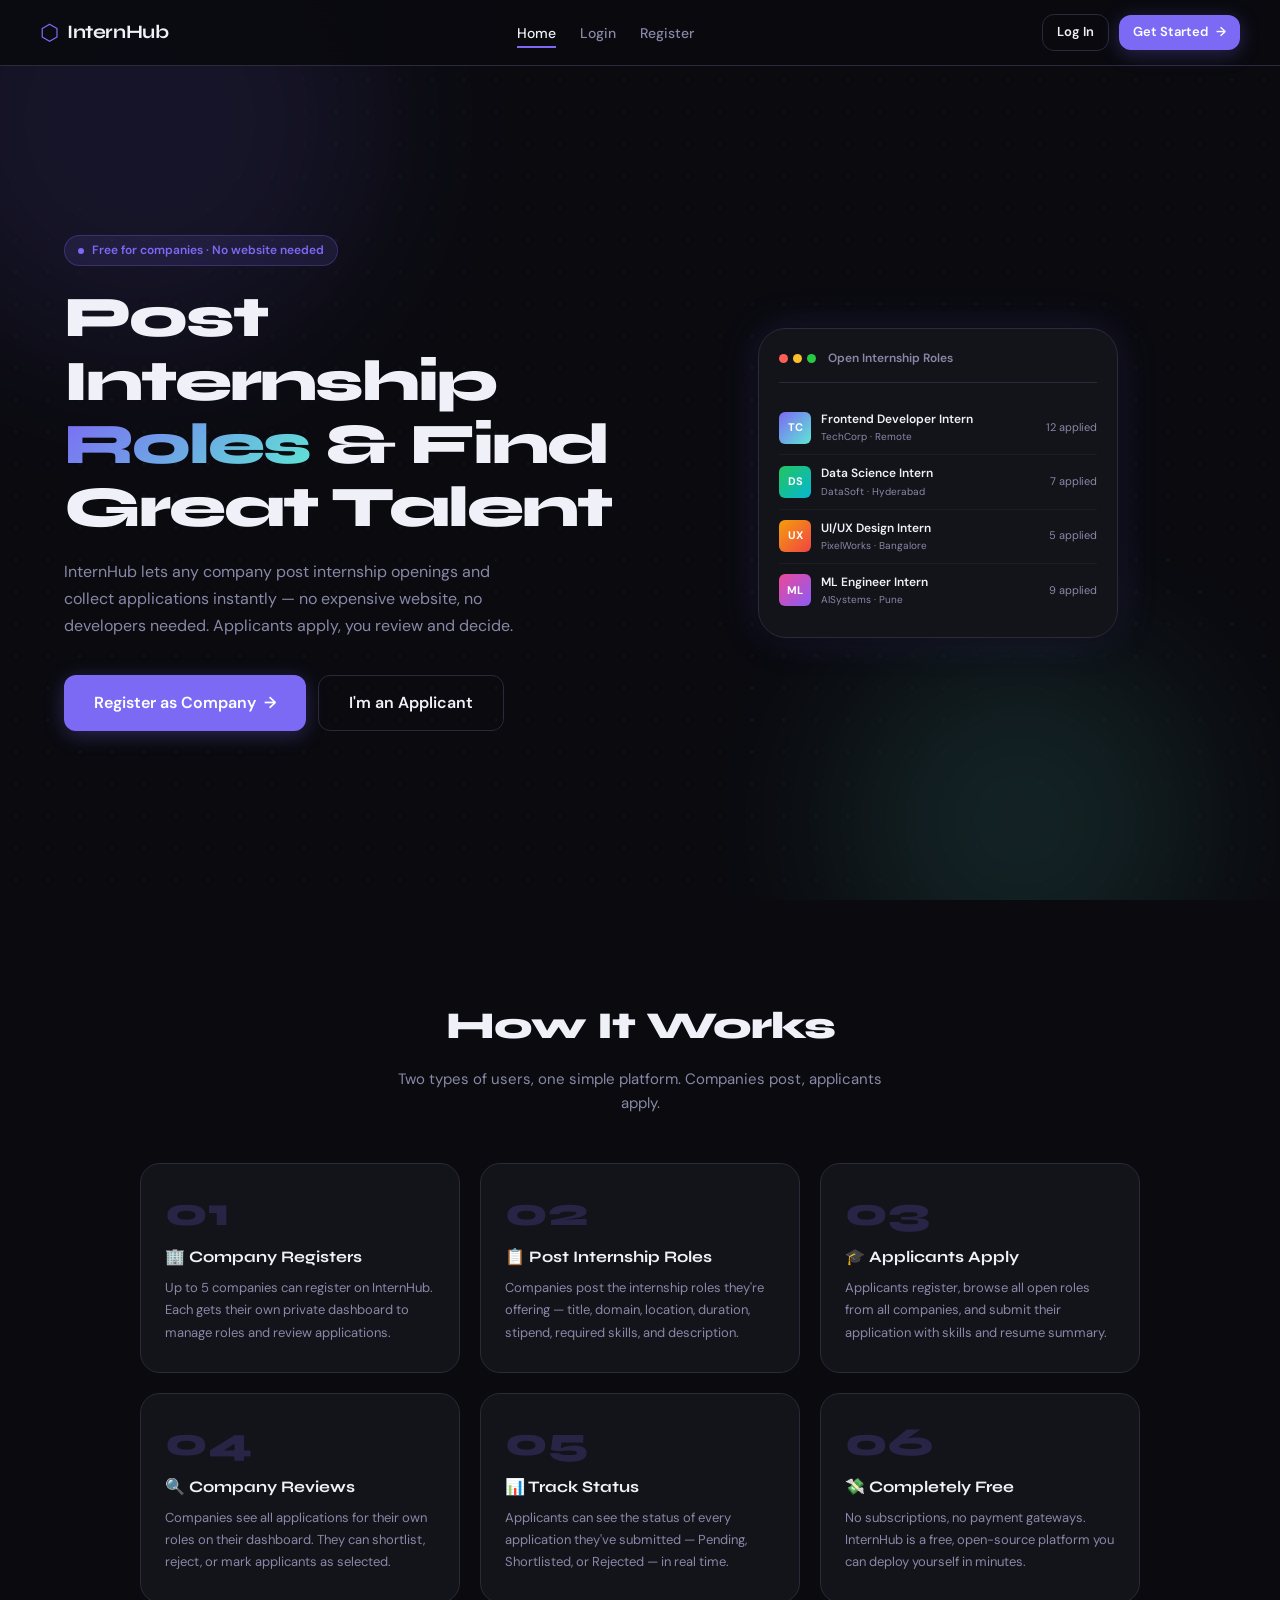
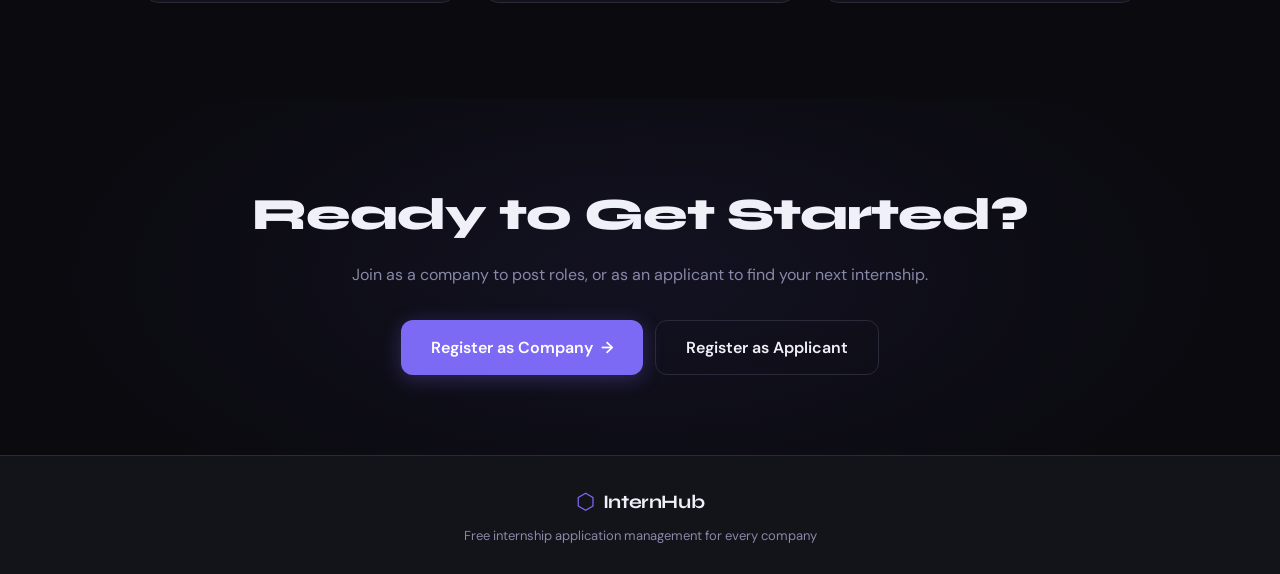
<file: frontend/index.html>
<!DOCTYPE html>
<html lang="en">
<head>
  <meta charset="UTF-8">
  <meta name="viewport" content="width=device-width, initial-scale=1.0">
  <title>InternHub — Internship Applications for Every Company</title>
  <link rel="preconnect" href="https://fonts.googleapis.com">
  <link rel="preconnect" href="https://fonts.gstatic.com" crossorigin>
  <link href="https://fonts.googleapis.com/css2?family=Syne:wght@400;600;700;800&family=DM+Sans:wght@300;400;500;600&display=swap" rel="stylesheet">
  <link rel="stylesheet" href="css/style.css">
</head>
<body>

  <!-- NAVBAR -->
  <nav class="navbar">
    <div class="nav-logo">
      <span class="logo-icon">⬡</span>
      <span class="logo-text">InternHub</span>
    </div>
    <ul class="nav-links">
      <li><a href="index.html" class="nav-link active">Home</a></li>
      <li><a href="login.html" class="nav-link">Login</a></li>
      <li><a href="register.html" class="nav-link">Register</a></li>
    </ul>
    <div style="display:flex;gap:10px;align-items:center">
      <a href="login.html"    class="btn btn-secondary btn-sm">Log In</a>
      <a href="register.html" class="btn btn-primary   btn-sm">Get Started <span class="btn-arrow">→</span></a>
    </div>
    <button class="nav-toggle" id="navToggle"><span></span><span></span><span></span></button>
  </nav>

  <!-- HERO -->
  <section class="hero">
    <div class="hero-bg">
      <div class="blob blob-1"></div>
      <div class="blob blob-2"></div>
      <div class="grid-bg"></div>
    </div>

    <div class="hero-content">
      <div class="hero-badge">
        <span class="badge-dot"></span>
        Free for companies · No website needed
      </div>

      <h1 class="hero-title">
        Post Internship<br>
        <span class="highlight">Roles</span> &amp; Find<br>
        Great Talent
      </h1>

      <p class="hero-sub">
        InternHub lets any company post internship openings and collect
        applications instantly — no expensive website, no developers needed.
        Applicants apply, you review and decide.
      </p>

      <div class="hero-btns">
        <a href="register.html?role=company" class="btn btn-primary btn-lg">
          Register as Company <span class="btn-arrow">→</span>
        </a>
        <a href="register.html?role=applicant" class="btn btn-secondary btn-lg">
          I'm an Applicant
        </a>
      </div>
    </div>

    <!-- Decorative mockup -->
    <div class="hero-visual">
      <div class="mockup">
        <div class="mockup-bar">
          <div class="mockup-dots"><span></span><span></span><span></span></div>
          <span class="mockup-label">Open Internship Roles</span>
        </div>

        <div class="mockup-role-item">
          <div class="m-logo">TC</div>
          <div style="flex:1">
            <div class="m-role">Frontend Developer Intern</div>
            <div class="m-co">TechCorp · Remote</div>
          </div>
          <div class="m-apps">12 applied</div>
        </div>

        <div class="mockup-role-item">
          <div class="m-logo" style="background:linear-gradient(135deg,#22c55e,#06b6d4)">DS</div>
          <div style="flex:1">
            <div class="m-role">Data Science Intern</div>
            <div class="m-co">DataSoft · Hyderabad</div>
          </div>
          <div class="m-apps">7 applied</div>
        </div>

        <div class="mockup-role-item">
          <div class="m-logo" style="background:linear-gradient(135deg,#f59e0b,#ef4444)">UX</div>
          <div style="flex:1">
            <div class="m-role">UI/UX Design Intern</div>
            <div class="m-co">PixelWorks · Bangalore</div>
          </div>
          <div class="m-apps">5 applied</div>
        </div>

        <div class="mockup-role-item">
          <div class="m-logo" style="background:linear-gradient(135deg,#ec4899,#8b5cf6)">ML</div>
          <div style="flex:1">
            <div class="m-role">ML Engineer Intern</div>
            <div class="m-co">AISystems · Pune</div>
          </div>
          <div class="m-apps">9 applied</div>
        </div>
      </div>
    </div>
  </section>

  <!-- HOW IT WORKS -->
  <section class="how-section">
    <div style="text-align:center;margin-bottom:48px">
      <h2 style="font-family:var(--font-h);font-size:clamp(26px,3vw,38px);font-weight:800;letter-spacing:-1px;margin-bottom:10px">
        How It Works
      </h2>
      <p style="font-size:15px;color:var(--muted);max-width:500px;margin:0 auto">
        Two types of users, one simple platform. Companies post, applicants apply.
      </p>
    </div>

    <div class="how-grid">
      <div class="how-card">
        <div class="how-num">01</div>
        <div class="how-title">🏢 Company Registers</div>
        <p class="how-text">
          Up to 5 companies can register on InternHub. Each gets their own private
          dashboard to manage roles and review applications.
        </p>
      </div>
      <div class="how-card">
        <div class="how-num">02</div>
        <div class="how-title">📋 Post Internship Roles</div>
        <p class="how-text">
          Companies post the internship roles they're offering — title, domain,
          location, duration, stipend, required skills, and description.
        </p>
      </div>
      <div class="how-card">
        <div class="how-num">03</div>
        <div class="how-title">🎓 Applicants Apply</div>
        <p class="how-text">
          Applicants register, browse all open roles from all companies,
          and submit their application with skills and resume summary.
        </p>
      </div>
      <div class="how-card">
        <div class="how-num">04</div>
        <div class="how-title">🔍 Company Reviews</div>
        <p class="how-text">
          Companies see all applications for their own roles on their dashboard.
          They can shortlist, reject, or mark applicants as selected.
        </p>
      </div>
      <div class="how-card">
        <div class="how-num">05</div>
        <div class="how-title">📊 Track Status</div>
        <p class="how-text">
          Applicants can see the status of every application they've submitted —
          Pending, Shortlisted, or Rejected — in real time.
        </p>
      </div>
      <div class="how-card">
        <div class="how-num">06</div>
        <div class="how-title">💸 Completely Free</div>
        <p class="how-text">
          No subscriptions, no payment gateways. InternHub is a free, open-source
          platform you can deploy yourself in minutes.
        </p>
      </div>
    </div>
  </section>

  <!-- CTA -->
  <section class="cta-section">
    <div style="position:relative;z-index:1">
      <h2 class="cta-title">Ready to Get Started?</h2>
      <p class="cta-sub">Join as a company to post roles, or as an applicant to find your next internship.</p>
      <div class="cta-btns">
        <a href="register.html?role=company"   class="btn btn-primary btn-lg">Register as Company <span class="btn-arrow">→</span></a>
        <a href="register.html?role=applicant" class="btn btn-secondary btn-lg">Register as Applicant</a>
      </div>
    </div>
  </section>

  <!-- FOOTER -->
  <footer class="footer">
    <div class="footer-inner">
      <div class="footer-logo">
        <span class="logo-icon">⬡</span>
        <span class="logo-text">InternHub</span>
      </div>
      <p class="footer-text">Free internship application management for every company</p>
      <!--<p class="footer-copy">© 2025 InternHub. All rights reserved.</p>-->
    </div>
  </footer>

  <script src="js/app.js"></script>
</body>
</html>
</file>
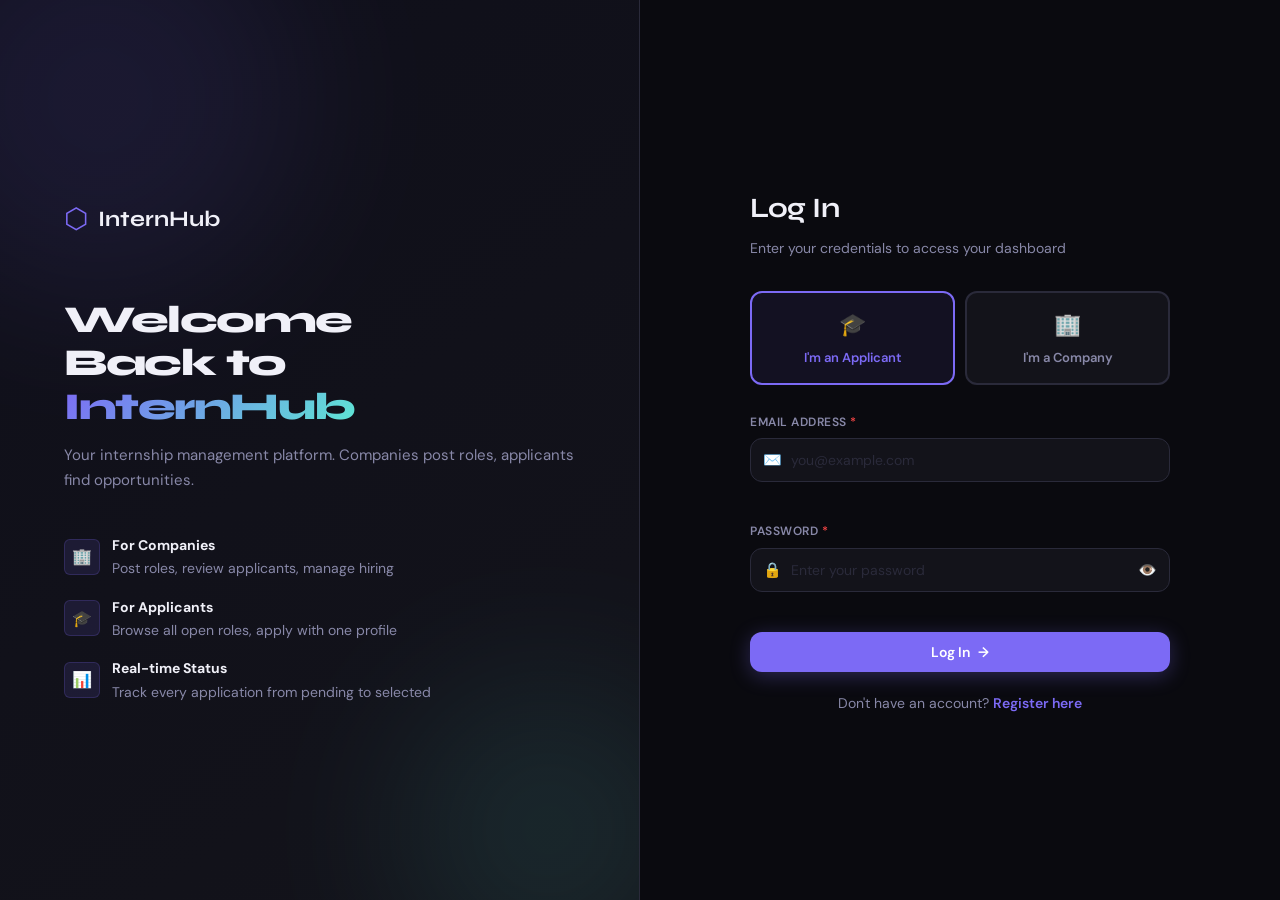
<file: frontend/applicant-dashboard.html>
<!DOCTYPE html>
<html lang="en">
<head>
  <meta charset="UTF-8">
  <meta name="viewport" content="width=device-width, initial-scale=1.0">
  <title>Applicant Dashboard — InternHub</title>
  <link rel="preconnect" href="https://fonts.googleapis.com">
  <link rel="preconnect" href="https://fonts.gstatic.com" crossorigin>
  <link href="https://fonts.googleapis.com/css2?family=Syne:wght@400;600;700;800&family=DM+Sans:wght@300;400;500;600&display=swap" rel="stylesheet">
  <link rel="stylesheet" href="css/style.css">
</head>
<body>

  <!-- NAVBAR -->
  <nav class="navbar">
    <div class="nav-logo" onclick="location.href='index.html'">
      <span class="logo-icon">⬡</span>
      <span class="logo-text">InternHub</span>
    </div>
    <ul class="nav-links">
      <li><a href="applicant-dashboard.html" class="nav-link active">Dashboard</a></li>
    </ul>
    <div style="display:flex;align-items:center;gap:12px">
      <span class="nav-role-badge applicant">🎓 Applicant</span>
      <span id="navApplicantName" style="font-size:14px;font-weight:600;color:var(--muted)"></span>
      <button onclick="logout()" class="btn btn-secondary btn-sm">Log Out</button>
    </div>
    <button class="nav-toggle" id="navToggle"><span></span><span></span><span></span></button>
  </nav>

  <div class="page">
    <div class="page-inner">

      <!-- Welcome bar -->
      <div class="welcome-bar">
        <div class="welcome-info">
          <div class="avatar avatar-md" id="welcomeAvatar">?</div>
          <div class="welcome-text">
            <h2 id="welcomeName">Welcome back!</h2>
            <p id="welcomeEmail" style="color:var(--muted)"></p>
          </div>
        </div>
        <div class="stats-row" style="margin:0;grid-template-columns:repeat(3,1fr);gap:10px">
          <div class="stat-box s-purple" style="padding:12px 16px">
            <span class="stat-icon" style="font-size:18px">📋</span>
            <div><div class="stat-num" id="wStatTotal" style="font-size:20px">0</div><div class="stat-lbl">Applied</div></div>
          </div>
          <div class="stat-box s-green" style="padding:12px 16px">
            <span class="stat-icon" style="font-size:18px">✅</span>
            <div><div class="stat-num" id="wStatSelected" style="font-size:20px;color:var(--green)">0</div><div class="stat-lbl">Selected</div></div>
          </div>
          <div class="stat-box s-amber" style="padding:12px 16px">
            <span class="stat-icon" style="font-size:18px">⏳</span>
            <div><div class="stat-num" id="wStatPending" style="font-size:20px;color:var(--amber)">0</div><div class="stat-lbl">Pending</div></div>
          </div>
        </div>
      </div>

      <!-- Tabs -->
      <div class="tabs">
        <button class="tab-btn active" onclick="switchTab('browse', this)">🔍 Browse Roles</button>
        <button class="tab-btn"        onclick="switchTab('myapps', this)">📋 My Applications</button>
      </div>

      <!-- TAB: Browse Roles -->
      <div class="tab-panel active" id="tab-browse">

        <div class="filter-bar">
          <div class="search-wrap">
            <span class="search-icon">🔍</span>
            <input type="text" class="search-input" id="browseSearch" placeholder="Search by role, company, skill...">
            <button class="search-clear hidden" id="browseClear" onclick="clearBrowseSearch()">✕</button>
          </div>
          <div style="display:flex;gap:6px;flex-wrap:wrap" id="domainFilters">
            <button class="filter-btn active" data-domain="all" onclick="setDomainFilter(this,'all')">All</button>
            <button class="filter-btn" data-domain="Web Development"     onclick="setDomainFilter(this,'Web Development')">Web Dev</button>
            <button class="filter-btn" data-domain="App Development"     onclick="setDomainFilter(this,'App Development')">App Dev</button>
            <button class="filter-btn" data-domain="UI/UX Design"        onclick="setDomainFilter(this,'UI/UX Design')">Design</button>
            <button class="filter-btn" data-domain="Data Science"        onclick="setDomainFilter(this,'Data Science')">Data</button>
            <button class="filter-btn" data-domain="Machine Learning / AI" onclick="setDomainFilter(this,'Machine Learning / AI')">ML/AI</button>
          </div>
          <select class="sort-select" id="browseSort" onchange="renderBrowse()">
            <option value="newest">Newest First</option>
            <option value="deadline">Deadline Soon</option>
          </select>
        </div>

        <div class="roles-grid" id="browseGrid"></div>

        <div class="empty-state hidden" id="browseEmpty">
          <div class="empty-icon">📭</div>
          <h3 class="empty-title">No Roles Available Yet</h3>
          <p class="empty-text">Companies haven't posted any roles yet. Check back soon!</p>
        </div>

        <div class="empty-state hidden" id="browseNoResults">
          <div class="empty-icon">🔎</div>
          <h3 class="empty-title">No Matching Roles</h3>
          <p class="empty-text">Try a different search or filter.</p>
          <button class="btn btn-secondary" onclick="clearBrowseSearch()">Clear Search</button>
        </div>

      </div>

      <!-- TAB: My Applications -->
      <div class="tab-panel" id="tab-myapps">

        <div class="filter-bar">
          <div style="display:flex;gap:6px;flex-wrap:wrap">
            <button class="filter-btn active" onclick="setMyAppFilter(this,'all')">All</button>
            <button class="filter-btn" onclick="setMyAppFilter(this,'Pending')">⏳ Pending</button>
            <button class="filter-btn" onclick="setMyAppFilter(this,'Shortlisted')">⭐ Shortlisted</button>
            <button class="filter-btn" onclick="setMyAppFilter(this,'Selected')">✅ Selected</button>
            <button class="filter-btn" onclick="setMyAppFilter(this,'Rejected')">❌ Rejected</button>
          </div>
        </div>

        <div style="display:flex;flex-direction:column;gap:10px" id="myAppsList"></div>

        <div class="empty-state hidden" id="myAppsEmpty">
          <div class="empty-icon">📝</div>
          <h3 class="empty-title">No Applications Yet</h3>
          <p class="empty-text">Browse roles and submit your first application!</p>
          <button class="btn btn-primary" onclick="switchTab('browse', document.querySelector('.tab-btn'))">Browse Roles →</button>
        </div>

        <div class="empty-state hidden" id="myAppsNoResults">
          <div class="empty-icon">🔎</div>
          <h3 class="empty-title">No Applications with this Status</h3>
          <p class="empty-text">Try a different filter.</p>
        </div>

      </div>

    </div>
  </div>

  <!-- FOOTER -->
  <footer class="footer">
    <div class="footer-inner">
      <div class="footer-logo"><span class="logo-icon">⬡</span><span class="logo-text">InternHub</span></div>
      <p class="footer-text">Free internship application management for every company</p>
    </div>
  </footer>

  <!-- ===== APPLY MODAL ===== -->
  <div class="modal hidden" id="applyModal">
    <div class="modal-box modal-box-lg" style="max-height:90vh;overflow-y:auto">
      <div class="modal-header">
        <h2 class="modal-title">Apply for Role</h2>
        <button class="modal-close" onclick="closeApplyModal()">✕</button>
      </div>

      <!-- Role summary inside modal -->
      <div class="apply-modal-role" id="applyModalRoleInfo"></div>

      <form id="applyForm" novalidate>
        <input type="hidden" id="applyRoleId">

        <div style="display:flex;flex-direction:column;gap:18px">

          <div class="form-group">
            <label class="form-label">Your Skills <span class="required">*</span></label>
            <div class="input-wrap">
              <span class="input-icon">⚡</span>
              <input type="text" id="applySkills" class="form-input"
                placeholder="e.g. HTML, CSS, JavaScript, React">
            </div>
            <span class="form-hint">List the skills relevant to this role</span>
            <span class="error-msg" id="applySkillsErr"></span>
          </div>

          <div class="form-group">
            <label class="form-label">Phone Number <span class="required">*</span></label>
            <div class="input-wrap">
              <span class="input-icon">📱</span>
              <input type="tel" id="applyPhone" class="form-input"
                placeholder="e.g. 9876543210" maxlength="10">
            </div>
            <span class="error-msg" id="applyPhoneErr"></span>
          </div>

          <div class="form-group">
            <label class="form-label">College / Institution <span class="required">*</span></label>
            <div class="input-wrap">
              <span class="input-icon">🏫</span>
              <input type="text" id="applyCollege" class="form-input"
                placeholder="e.g. MIT College of Engineering, Pune">
            </div>
            <span class="error-msg" id="applyCollegeErr"></span>
          </div>

          <div class="form-group">
            <label class="form-label">About Yourself / Resume Summary <span class="required">*</span></label>
            <textarea id="applyResume" class="form-input form-textarea" rows="5"
              placeholder="Tell us about yourself, your projects, achievements, and why you want this internship..."></textarea>
            <div style="display:flex;justify-content:space-between;margin-top:4px">
              <span class="error-msg" id="applyResumeErr"></span>
              <span class="form-hint"><span id="applyCharCount">0</span>/1000</span>
            </div>
          </div>

          <!-- Server error -->
          <div id="applyServerErr" class="hidden"
            style="background:rgba(239,68,68,0.1);border:1px solid rgba(239,68,68,0.3);
                   border-radius:10px;padding:12px 14px;font-size:13px;color:#ef4444">
          </div>

          <div style="display:flex;gap:10px;justify-content:flex-end;padding-top:8px;border-top:1px solid var(--border)">
            <button type="button" class="btn btn-secondary" onclick="closeApplyModal()">Cancel</button>
            <button type="submit" class="btn btn-primary" id="applySubmitBtn">
              Submit Application <span class="btn-arrow">→</span>
            </button>
          </div>

        </div>
      </form>
    </div>
  </div>
  <div class="modal-overlay hidden" id="applyOverlay" onclick="closeApplyModal()"></div>

  <!-- Apply success modal -->
  <div class="modal hidden" id="applySuccessModal">
    <div class="modal-box modal-box-sm" style="text-align:center">
      <div style="width:66px;height:66px;border-radius:50%;background:rgba(34,197,94,0.14);
                  border:2px solid var(--green);display:flex;align-items:center;
                  justify-content:center;font-size:26px;margin:0 auto 18px">✓</div>
      <h2 class="modal-title" style="margin-bottom:10px">Application Submitted!</h2>
      <p style="font-size:14px;color:var(--muted);margin-bottom:24px;line-height:1.6">
        The company has received your application. You can track its status in "My Applications".
      </p>
      <button onclick="closeApplySuccess()" class="btn btn-primary btn-full">
        View My Applications →
      </button>
    </div>
  </div>
  <div class="modal-overlay hidden" id="applySuccessOverlay"></div>

  <script src="js/app.js"></script>
</body>
</html>
</file>
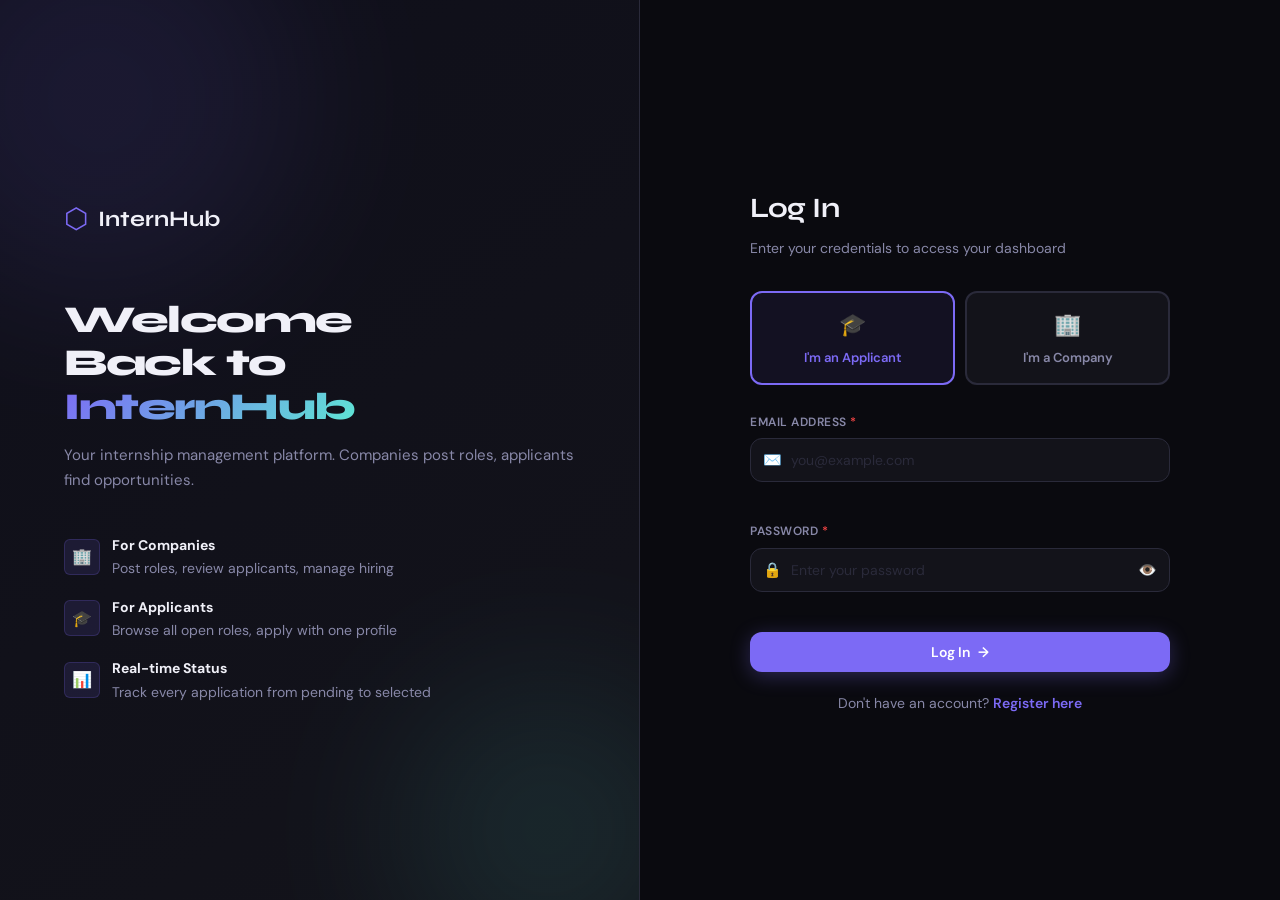
<file: frontend/company-dashboard.html>
<!DOCTYPE html>
<html lang="en">
<head>
  <meta charset="UTF-8">
  <meta name="viewport" content="width=device-width, initial-scale=1.0">
  <title>Company Dashboard — InternHub</title>
  <link rel="preconnect" href="https://fonts.googleapis.com">
  <link rel="preconnect" href="https://fonts.gstatic.com" crossorigin>
  <link href="https://fonts.googleapis.com/css2?family=Syne:wght@400;600;700;800&family=DM+Sans:wght@300;400;500;600&display=swap" rel="stylesheet">
  <link rel="stylesheet" href="css/style.css">
</head>
<body>

  <!-- NAVBAR -->
  <nav class="navbar">
    <div class="nav-logo" onclick="location.href='index.html'">
      <span class="logo-icon">⬡</span>
      <span class="logo-text">InternHub</span>
    </div>
    <ul class="nav-links">
      <li><a href="company-dashboard.html" class="nav-link active">Dashboard</a></li>
      <li><a href="post-role.html" class="nav-link">Post a Role</a></li>
    </ul>
    <div style="display:flex;align-items:center;gap:12px">
      <span class="nav-role-badge company">🏢 Company</span>
      <span id="navCompanyName" style="font-size:14px;font-weight:600;color:var(--muted)"></span>
      <button onclick="logout()" class="btn btn-secondary btn-sm">Log Out</button>
    </div>
    <button class="nav-toggle" id="navToggle"><span></span><span></span><span></span></button>
  </nav>

  <div class="page">
    <div class="page-inner">

      <!-- Company header card -->
      <div class="company-header">
        <div class="company-avatar-lg" id="companyAvatarLg">?</div>
        <div class="company-info">
          <div class="company-name" id="companyNameDisplay">Loading...</div>
          <div class="company-meta">
            <span class="company-meta-item">🏭 <span id="companyIndustry">—</span></span>
            <span class="company-meta-item">📍 <span id="companyLocation">—</span></span>
            <span class="company-meta-item">✉️ <span id="companyEmail">—</span></span>
            <span class="company-meta-item" id="companyWebsiteWrap" style="display:none">
              🌐 <a id="companyWebsite" href="#" target="_blank" style="color:var(--accent)">Website</a>
            </span>
          </div>
        </div>
        <a href="post-role.html" class="btn btn-primary" style="flex-shrink:0">
          + Post New Role
        </a>
      </div>

      <!-- Stats row -->
      <div class="stats-row" id="statsRow">
        <div class="stat-box s-purple">
          <span class="stat-icon">📋</span>
          <div><div class="stat-num" id="statRoles">0</div><div class="stat-lbl">Roles Posted</div></div>
        </div>
        <div class="stat-box s-green">
          <span class="stat-icon">👥</span>
          <div><div class="stat-num" id="statApps">0</div><div class="stat-lbl">Total Applicants</div></div>
        </div>
        <div class="stat-box s-amber">
          <span class="stat-icon">⏳</span>
          <div><div class="stat-num" id="statPending">0</div><div class="stat-lbl">Pending Review</div></div>
        </div>
        <div class="stat-box s-green">
          <span class="stat-icon">✅</span>
          <div><div class="stat-num" id="statSelected">0</div><div class="stat-lbl">Shortlisted</div></div>
        </div>
      </div>

      <!-- Section header + filter -->
      <div style="display:flex;justify-content:space-between;align-items:center;margin-bottom:20px;flex-wrap:wrap;gap:12px">
        <div>
          <h2 class="section-title">Your Posted Roles</h2>
          <p class="section-sub">Click on a role to view its applicants</p>
        </div>
        <div class="filter-bar" style="margin:0">
          <div class="search-wrap">
            <span class="search-icon">🔍</span>
            <input type="text" class="search-input" id="roleSearch" placeholder="Search roles...">
          </div>
          <select class="sort-select" id="roleSort" onchange="renderRoles()">
            <option value="newest">Newest First</option>
            <option value="oldest">Oldest First</option>
            <option value="apps">Most Applicants</option>
          </select>
        </div>
      </div>

      <!-- Roles grid -->
      <div class="roles-grid" id="rolesGrid"></div>

      <!-- Empty state -->
      <div class="empty-state hidden" id="rolesEmpty">
        <div class="empty-icon">📭</div>
        <h3 class="empty-title">No Roles Posted Yet</h3>
        <p class="empty-text">Post your first internship role so applicants can start applying.</p>
        <a href="post-role.html" class="btn btn-primary">+ Post Your First Role</a>
      </div>

    </div>
  </div>

  <!-- FOOTER -->
  <footer class="footer">
    <div class="footer-inner">
      <div class="footer-logo"><span class="logo-icon">⬡</span><span class="logo-text">InternHub</span></div>
      <p class="footer-text">Free internship application management for every company</p>
    </div>
  </footer>

  <!-- ===== VIEW APPLICANTS MODAL ===== -->
  <div class="modal hidden" id="applicantsModal">
    <div class="modal-box modal-box-lg" style="max-height:90vh;overflow-y:auto">
      <div class="modal-header">
        <div>
          <div class="modal-title" id="applicantsModalTitle">Applicants</div>
          <div style="font-size:13px;color:var(--muted);margin-top:3px" id="applicantsModalSub"></div>
        </div>
        <button class="modal-close" onclick="closeApplicantsModal()">✕</button>
      </div>

      <!-- Filter tabs inside modal -->
      <div style="display:flex;gap:6px;margin-bottom:20px;flex-wrap:wrap">
        <button class="filter-btn active" data-afilter="all"      onclick="setAppFilter(this,'all')">All</button>
        <button class="filter-btn"        data-afilter="Pending"   onclick="setAppFilter(this,'Pending')">⏳ Pending</button>
        <button class="filter-btn"        data-afilter="Shortlisted" onclick="setAppFilter(this,'Shortlisted')">⭐ Shortlisted</button>
        <button class="filter-btn"        data-afilter="Selected"  onclick="setAppFilter(this,'Selected')">✅ Selected</button>
        <button class="filter-btn"        data-afilter="Rejected"  onclick="setAppFilter(this,'Rejected')">❌ Rejected</button>
      </div>

      <!-- Applicants list rendered by JS -->
      <div id="applicantsList"></div>

      <div class="empty-state hidden" id="applicantsEmpty" style="padding:32px 0">
        <div class="empty-icon" style="font-size:36px">👤</div>
        <h3 class="empty-title" style="font-size:16px">No Applicants Yet</h3>
        <p class="empty-text">Share your role — applicants will show up here.</p>
      </div>
    </div>
  </div>
  <div class="modal-overlay hidden" id="applicantsOverlay" onclick="closeApplicantsModal()"></div>

  <!-- ===== DELETE ROLE MODAL ===== -->
  <div class="modal hidden" id="deleteRoleModal">
    <div class="modal-box modal-box-sm">
      <div style="font-size:40px;margin-bottom:14px">🗑️</div>
      <h2 class="modal-title" style="margin-bottom:10px">Delete Role?</h2>
      <p style="font-size:14px;color:var(--muted);margin-bottom:24px;line-height:1.6">
        This will permanently delete the role and all its applications. This cannot be undone.
      </p>
      <div style="display:flex;gap:10px;justify-content:center">
        <button class="btn btn-secondary" onclick="closeDeleteRoleModal()">Cancel</button>
        <button class="btn btn-danger"    id="confirmDeleteRoleBtn">Yes, Delete</button>
      </div>
    </div>
  </div>
  <div class="modal-overlay hidden" id="deleteRoleOverlay" onclick="closeDeleteRoleModal()"></div>

  <script src="js/app.js"></script>
</body>
</html>
</file>
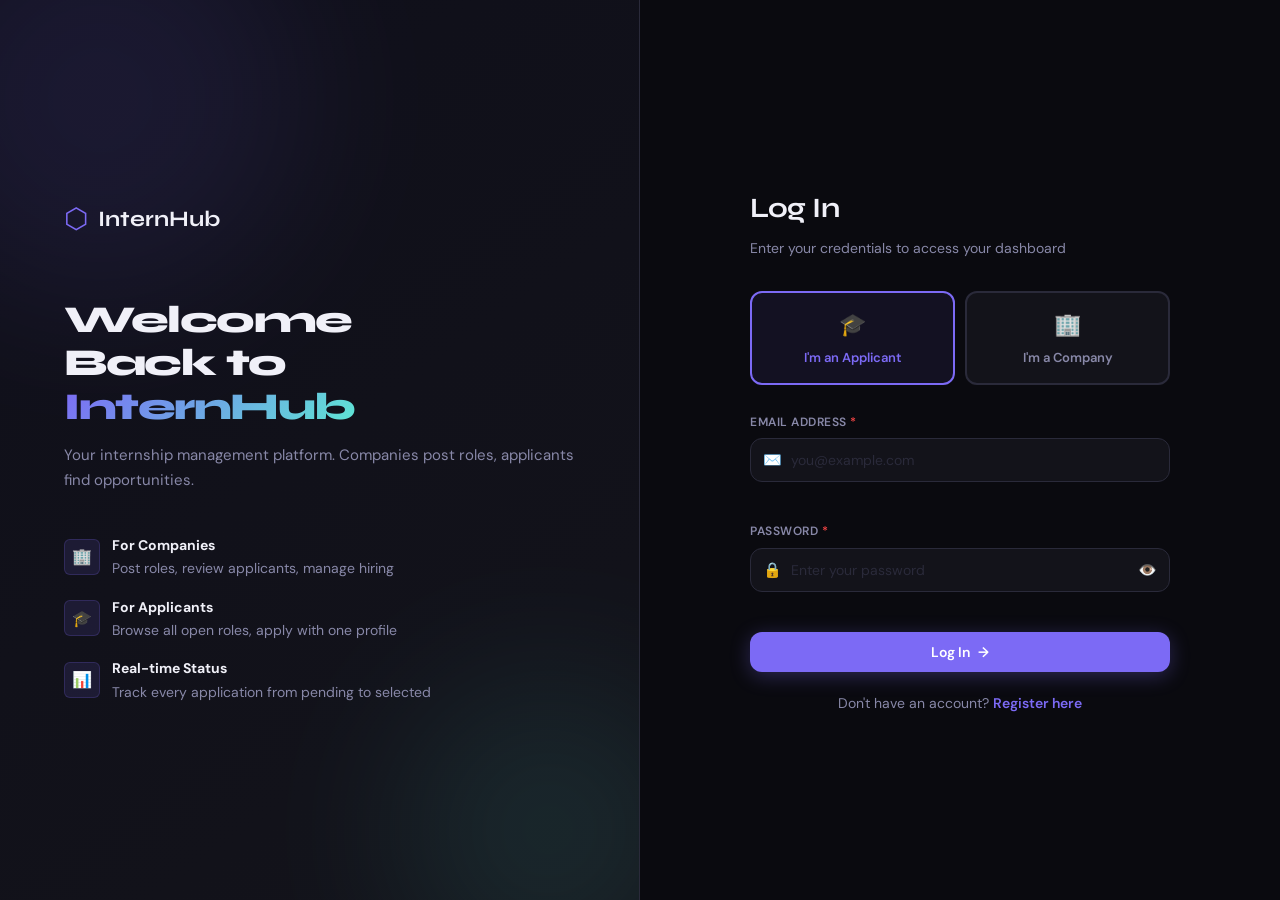
<file: frontend/login.html>
<!DOCTYPE html>
<html lang="en">
<head>
  <meta charset="UTF-8">
  <meta name="viewport" content="width=device-width, initial-scale=1.0">
  <title>Login — InternHub</title>
  <link rel="preconnect" href="https://fonts.googleapis.com">
  <link rel="preconnect" href="https://fonts.gstatic.com" crossorigin>
  <link href="https://fonts.googleapis.com/css2?family=Syne:wght@400;600;700;800&family=DM+Sans:wght@300;400;500;600&display=swap" rel="stylesheet">
  <link rel="stylesheet" href="css/style.css">
</head>
<body>

<div class="auth-page">

  <!-- LEFT PANEL — decorative -->
  <div class="auth-left">
    <div class="auth-left-blob auth-left-blob-1"></div>
    <div class="auth-left-blob auth-left-blob-2"></div>

    <div class="auth-brand">
      <span class="auth-brand-icon">⬡</span>
      <span class="auth-brand-name">InternHub</span>
    </div>

    <div class="auth-headline">
      <h1>Welcome<br>Back to<br><span class="highlight">InternHub</span></h1>
      <p>Your internship management platform. Companies post roles, applicants find opportunities.</p>
    </div>

    <div class="auth-features">
      <div class="auth-feature">
        <div class="auth-feature-icon">🏢</div>
        <div class="auth-feature-text">
          <strong>For Companies</strong>
          <span>Post roles, review applicants, manage hiring</span>
        </div>
      </div>
      <div class="auth-feature">
        <div class="auth-feature-icon">🎓</div>
        <div class="auth-feature-text">
          <strong>For Applicants</strong>
          <span>Browse all open roles, apply with one profile</span>
        </div>
      </div>
      <div class="auth-feature">
        <div class="auth-feature-icon">📊</div>
        <div class="auth-feature-text">
          <strong>Real-time Status</strong>
          <span>Track every application from pending to selected</span>
        </div>
      </div>
    </div>
  </div>

  <!-- RIGHT PANEL — login form -->
  <div class="auth-right">
    <div class="auth-form-wrap">

      <h2 class="auth-form-title">Log In</h2>
      <p class="auth-form-sub">Enter your credentials to access your dashboard</p>

      <!-- Role selector -->
      <div class="role-tabs" id="roleTabs">
        <div class="role-tab active" data-role="applicant" onclick="selectRole('applicant')">
          <div class="role-tab-icon">🎓</div>
          <div class="role-tab-label">I'm an Applicant</div>
        </div>
        <div class="role-tab" data-role="company" onclick="selectRole('company')">
          <div class="role-tab-icon">🏢</div>
          <div class="role-tab-label">I'm a Company</div>
        </div>
      </div>

      <!-- Login form -->
      <form class="auth-form" id="loginForm" novalidate>

        <div class="form-group">
          <label class="form-label">Email Address <span class="required">*</span></label>
          <div class="input-wrap">
            <span class="input-icon">✉️</span>
            <input type="email" id="loginEmail" class="form-input" placeholder="you@example.com" required>
          </div>
          <span class="error-msg" id="loginEmailErr"></span>
        </div>

        <div class="form-group">
          <label class="form-label">Password <span class="required">*</span></label>
          <div class="input-wrap">
            <span class="input-icon">🔒</span>
            <input type="password" id="loginPassword" class="form-input" placeholder="Enter your password" required>
            <span class="input-icon-right" onclick="togglePassword('loginPassword', this)">👁️</span>
          </div>
          <span class="error-msg" id="loginPasswordErr"></span>
        </div>

        <!-- Server error message (shown if API returns error) -->
        <div id="loginServerErr" class="hidden"
          style="background:rgba(239,68,68,0.1);border:1px solid rgba(239,68,68,0.3);
                 border-radius:10px;padding:12px 14px;font-size:13px;color:#ef4444">
        </div>

        <button type="submit" class="btn btn-primary btn-full" id="loginBtn">
          Log In <span class="btn-arrow">→</span>
        </button>

      </form>

      <p class="auth-switch">
        Don't have an account? <a href="register.html">Register here</a>
      </p>

    </div>
  </div>
</div>

<script src="js/app.js"></script>
</body>
</html>
</file>
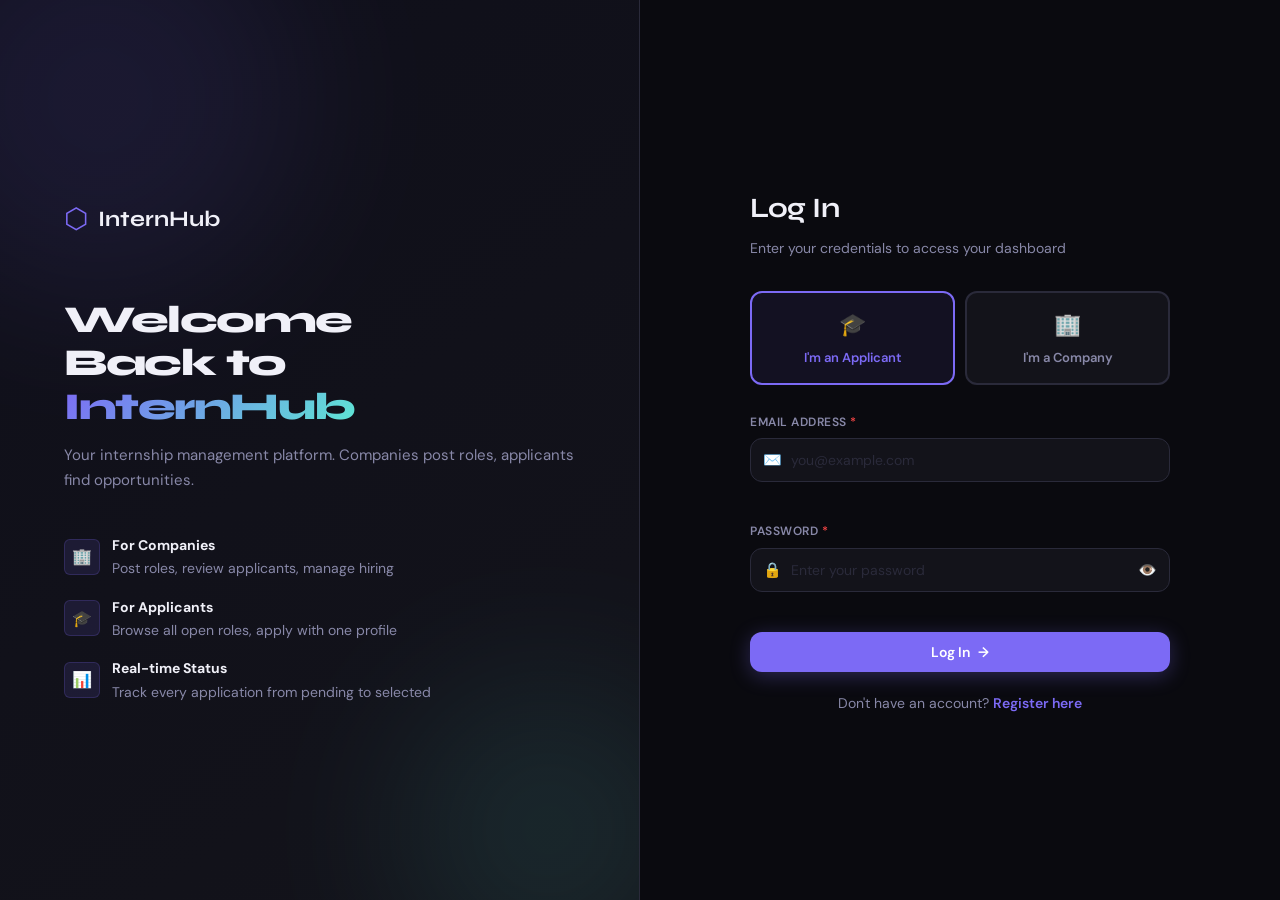
<file: frontend/post-role.html>
<!DOCTYPE html>
<html lang="en">
<head>
  <meta charset="UTF-8">
  <meta name="viewport" content="width=device-width, initial-scale=1.0">
  <title>Post a Role — InternHub</title>
  <link rel="preconnect" href="https://fonts.googleapis.com">
  <link rel="preconnect" href="https://fonts.gstatic.com" crossorigin>
  <link href="https://fonts.googleapis.com/css2?family=Syne:wght@400;600;700;800&family=DM+Sans:wght@300;400;500;600&display=swap" rel="stylesheet">
  <link rel="stylesheet" href="css/style.css">
</head>
<body>

  <!-- NAVBAR -->
  <nav class="navbar">
    <div class="nav-logo" onclick="location.href='index.html'">
      <span class="logo-icon">⬡</span>
      <span class="logo-text">InternHub</span>
    </div>
    <ul class="nav-links">
      <li><a href="company-dashboard.html" class="nav-link">Dashboard</a></li>
      <li><a href="post-role.html" class="nav-link active">Post a Role</a></li>
    </ul>
    <div style="display:flex;align-items:center;gap:12px">
      <span class="nav-role-badge company">🏢 Company</span>
      <span id="navCompanyName" style="font-size:14px;font-weight:600;color:var(--muted)"></span>
      <button onclick="logout()" class="btn btn-secondary btn-sm">Log Out</button>
    </div>
    <button class="nav-toggle" id="navToggle"><span></span><span></span><span></span></button>
  </nav>

  <div class="post-role-page">

    <!-- LEFT SIDEBAR — tips -->
    <div class="post-sidebar">
      <h2 class="post-sidebar-title">Post an Internship Role</h2>
      <p class="post-sidebar-sub">
        Fill in the details below to create an internship opening.
        Applicants registered on InternHub will be able to see and apply to this role.
      </p>

      <div class="post-tips">
        <div class="post-tip">
          <span class="post-tip-icon">📝</span>
          <div class="post-tip-text">
            <strong>Be specific with the title</strong>
            <span>e.g. "React Frontend Developer Intern" is better than "Developer Intern"</span>
          </div>
        </div>
        <div class="post-tip">
          <span class="post-tip-icon">⚡</span>
          <div class="post-tip-text">
            <strong>List required skills clearly</strong>
            <span>Applicants use skills to decide if they're a good match</span>
          </div>
        </div>
        <div class="post-tip">
          <span class="post-tip-icon">📋</span>
          <div class="post-tip-text">
            <strong>Write a clear description</strong>
            <span>Explain what the intern will actually work on day-to-day</span>
          </div>
        </div>
        <div class="post-tip">
          <span class="post-tip-icon">💰</span>
          <div class="post-tip-text">
            <strong>Mention stipend</strong>
            <span>Even unpaid is fine — just be transparent so applicants can decide</span>
          </div>
        </div>
      </div>
    </div>

    <!-- RIGHT — form -->
    <div class="post-main">
      <div class="post-form-wrap">
        <h1 class="post-form-title">New Internship Role</h1>
        <p class="post-form-sub">All fields marked * are required</p>

        <form class="post-form" id="postRoleForm" novalidate>

          <!-- Role title -->
          <div class="form-group">
            <label class="form-label">Role / Job Title <span class="required">*</span></label>
            <div class="input-wrap">
              <span class="input-icon">💼</span>
              <input type="text" id="roleTitle" class="form-input"
                placeholder="e.g. Frontend Developer Intern">
            </div>
            <span class="error-msg" id="roleTitleErr"></span>
          </div>

          <!-- Domain + Location -->
          <div class="form-row-2">
            <div class="form-group">
              <label class="form-label">Domain / Field <span class="required">*</span></label>
              <div class="input-wrap">
                <span class="input-icon">🎯</span>
                <select id="roleDomain" class="form-input form-select">
                  <option value="">Select domain...</option>
                  <option>Web Development</option>
                  <option>App Development</option>
                  <option>UI/UX Design</option>
                  <option>Data Science</option>
                  <option>Machine Learning / AI</option>
                  <option>Cybersecurity</option>
                  <option>Cloud Computing</option>
                  <option>Digital Marketing</option>
                  <option>Content Writing</option>
                  <option>Finance & Accounting</option>
                  <option>Human Resources</option>
                  <option>Business Development</option>
                  <option>Other</option>
                </select>
              </div>
              <span class="error-msg" id="roleDomainErr"></span>
            </div>

            <div class="form-group">
              <label class="form-label">Work Location <span class="required">*</span></label>
              <div class="input-wrap">
                <span class="input-icon">📍</span>
                <select id="roleLocation" class="form-input form-select">
                  <option value="">Select type...</option>
                  <option>Remote</option>
                  <option>On-site</option>
                  <option>Hybrid</option>
                </select>
              </div>
              <span class="error-msg" id="roleLocationErr"></span>
            </div>
          </div>

          <!-- Duration + Stipend -->
          <div class="form-row-2">
            <div class="form-group">
              <label class="form-label">Duration <span class="required">*</span></label>
              <div class="input-wrap">
                <span class="input-icon">📅</span>
                <select id="roleDuration" class="form-input form-select">
                  <option value="">Select duration...</option>
                  <option>1 Month</option>
                  <option>2 Months</option>
                  <option>3 Months</option>
                  <option>4 Months</option>
                  <option>5 Months</option>
                  <option>6 Months</option>
                </select>
              </div>
              <span class="error-msg" id="roleDurationErr"></span>
            </div>

            <div class="form-group">
              <label class="form-label">Monthly Stipend <span class="required">*</span></label>
              <div class="input-wrap">
                <span class="input-icon">💰</span>
                <input type="text" id="roleStipend" class="form-input"
                  placeholder="e.g. ₹5,000 or Unpaid">
              </div>
              <span class="error-msg" id="roleStipendErr"></span>
            </div>
          </div>

          <!-- Openings + Start date -->
          <div class="form-row-2">
            <div class="form-group">
              <label class="form-label">No. of Openings <span class="required">*</span></label>
              <div class="input-wrap">
                <span class="input-icon">👥</span>
                <input type="number" id="roleOpenings" class="form-input no-icon"
                  style="padding-left:40px" min="1" max="50" placeholder="e.g. 3">
              </div>
              <span class="error-msg" id="roleOpeningsErr"></span>
            </div>

            <div class="form-group">
              <label class="form-label">Last Date to Apply <span class="required">*</span></label>
              <div class="input-wrap">
                <span class="input-icon">🗓️</span>
                <input type="date" id="roleDeadline" class="form-input">
              </div>
              <span class="error-msg" id="roleDeadlineErr"></span>
            </div>
          </div>

          <!-- Required skills -->
          <div class="form-group">
            <label class="form-label">Required Skills <span class="required">*</span></label>
            <div class="input-wrap">
              <span class="input-icon">⚡</span>
              <input type="text" id="roleSkills" class="form-input"
                placeholder="e.g. HTML, CSS, JavaScript, React">
            </div>
            <span class="form-hint">Separate skills with commas</span>
            <span class="error-msg" id="roleSkillsErr"></span>
          </div>

          <!-- Description -->
          <div class="form-group">
            <label class="form-label">Role Description <span class="required">*</span></label>
            <textarea id="roleDesc" class="form-input form-textarea" rows="5"
              placeholder="Describe what the intern will work on, what they'll learn, expectations, etc."></textarea>
            <div style="display:flex;justify-content:space-between;margin-top:4px">
              <span class="error-msg" id="roleDescErr"></span>
              <span class="form-hint"><span id="descCount">0</span>/1000</span>
            </div>
          </div>

          <!-- Server error -->
          <div id="postServerErr" class="hidden"
            style="background:rgba(239,68,68,0.1);border:1px solid rgba(239,68,68,0.3);
                   border-radius:10px;padding:12px 14px;font-size:13px;color:#ef4444">
          </div>

          <!-- Actions -->
          <div class="form-actions">
            <a href="company-dashboard.html" class="btn btn-secondary">← Cancel</a>
            <button type="submit" class="btn btn-primary" id="postRoleBtn">
              Post Role <span class="btn-arrow">→</span>
            </button>
          </div>

        </form>
      </div>
    </div>
  </div>

  <!-- SUCCESS MODAL -->
  <div class="modal hidden" id="postSuccessModal">
    <div class="modal-box modal-box-sm" style="text-align:center">
      <div style="width:66px;height:66px;border-radius:50%;background:rgba(34,197,94,0.14);
                  border:2px solid var(--green);display:flex;align-items:center;
                  justify-content:center;font-size:26px;margin:0 auto 18px">✓</div>
      <h2 class="modal-title" style="margin-bottom:10px">Role Posted!</h2>
      <p style="font-size:14px;color:var(--muted);margin-bottom:24px;line-height:1.6">
        Your internship role is now live. Applicants can see and apply to it immediately.
      </p>
      <div style="display:flex;gap:10px;justify-content:center;flex-wrap:wrap">
        <a href="company-dashboard.html" class="btn btn-primary">View Dashboard →</a>
        <button onclick="resetPostForm()" class="btn btn-secondary">Post Another</button>
      </div>
    </div>
  </div>
  <div class="modal-overlay hidden" id="postSuccessOverlay"></div>

  <script src="js/app.js"></script>
</body>
</html>
</file>
<file: frontend/css/style.css>
/* ============================================================
   INTERNHUB — MASTER STYLESHEET
   Covers: Auth pages, Company pages, Applicant pages
   ============================================================ */

/* ---------- CSS VARIABLES ---------- */
:root {
  --bg:          #0a0a0f;
  --surface:     #13131a;
  --surface-2:   #1c1c27;
  --border:      #2a2a3a;
  --text:        #f0f0f8;
  --muted:       #8888a8;
  --accent:      #7c6af5;
  --accent-2:    #5ee7d4;
  --green:       #22c55e;
  --amber:       #f59e0b;
  --red:         #ef4444;
  --white:       #ffffff;

  --font-h:  'Syne', sans-serif;
  --font-b:  'DM Sans', sans-serif;

  --r-sm:   6px;
  --r-md:   12px;
  --r-lg:   20px;
  --r-xl:   28px;
  --r-full: 9999px;

  --shadow: 0 4px 24px rgba(0,0,0,0.4);
  --glow:   0 0 40px rgba(124,106,245,0.18);
  --ease:   all 0.25s cubic-bezier(0.4,0,0.2,1);
}

/* ---------- RESET ---------- */
*, *::before, *::after { box-sizing: border-box; margin: 0; padding: 0; }
html { scroll-behavior: smooth; }
body {
  font-family: var(--font-b);
  background: var(--bg);
  color: var(--text);
  line-height: 1.6;
  min-height: 100vh;
  overflow-x: hidden;
}
ul { list-style: none; }
a  { text-decoration: none; color: inherit; }
img { max-width: 100%; display: block; }

/* ---------- NAVBAR ---------- */
.navbar {
  position: fixed; top: 0; left: 0; right: 0; z-index: 1000;
  height: 66px;
  display: flex; align-items: center; justify-content: space-between;
  padding: 0 40px;
  background: rgba(10,10,15,0.88);
  backdrop-filter: blur(20px);
  border-bottom: 1px solid var(--border);
}
.nav-logo { display: flex; align-items: center; gap: 8px; cursor: pointer; }
.logo-icon { font-size: 22px; color: var(--accent); }
.logo-text { font-family: var(--font-h); font-size: 19px; font-weight: 700; letter-spacing: -0.4px; }
.nav-links { display: flex; align-items: center; gap: 24px; }
.nav-link {
  font-size: 14px; font-weight: 500; color: var(--muted);
  transition: var(--ease); position: relative; padding: 4px 0;
}
.nav-link::after {
  content: ''; position: absolute; bottom: -2px; left: 0;
  width: 0; height: 2px; background: var(--accent); transition: var(--ease);
}
.nav-link:hover, .nav-link.active { color: var(--text); }
.nav-link:hover::after, .nav-link.active::after { width: 100%; }

/* Role badge in nav */
.nav-role-badge {
  font-size: 11px; font-weight: 600; padding: 3px 10px;
  border-radius: var(--r-full); text-transform: uppercase; letter-spacing: 0.5px;
}
.nav-role-badge.company  { background: rgba(124,106,245,0.15); color: var(--accent); border: 1px solid rgba(124,106,245,0.3); }
.nav-role-badge.applicant{ background: rgba(94,231,212,0.12);  color: var(--accent-2); border: 1px solid rgba(94,231,212,0.25); }

.nav-toggle {
  display: none; flex-direction: column; gap: 5px;
  background: none; border: none; cursor: pointer; padding: 4px;
}
.nav-toggle span { width: 22px; height: 2px; background: var(--text); border-radius: var(--r-full); transition: var(--ease); }

/* ---------- BUTTONS ---------- */
.btn {
  display: inline-flex; align-items: center; gap: 8px;
  padding: 11px 22px; border-radius: var(--r-md);
  font-family: var(--font-b); font-size: 14px; font-weight: 600;
  cursor: pointer; transition: var(--ease); border: none;
  white-space: nowrap; text-decoration: none;
}
.btn-primary  { background: var(--accent); color: var(--white); box-shadow: 0 4px 20px rgba(124,106,245,0.3); }
.btn-primary:hover  { background: #9180f7; transform: translateY(-2px); box-shadow: 0 8px 28px rgba(124,106,245,0.45); }
.btn-secondary{ background: transparent; color: var(--text); border: 1px solid var(--border); }
.btn-secondary:hover{ background: var(--surface-2); border-color: var(--accent); color: var(--accent); }
.btn-danger   { background: rgba(239,68,68,0.15); color: var(--red); border: 1px solid rgba(239,68,68,0.35); }
.btn-danger:hover { background: rgba(239,68,68,0.28); }
.btn-green    { background: rgba(34,197,94,0.15); color: var(--green); border: 1px solid rgba(34,197,94,0.3); }
.btn-green:hover { background: rgba(34,197,94,0.28); }
.btn-sm  { padding: 7px 14px; font-size: 13px; }
.btn-lg  { padding: 14px 30px; font-size: 16px; }
.btn-full{ width: 100%; justify-content: center; }
.btn-arrow { transition: transform 0.2s; }
.btn:hover .btn-arrow { transform: translateX(4px); }
.btn:disabled { opacity: 0.5; cursor: not-allowed; transform: none !important; }

/* ---------- STATUS BADGES ---------- */
.badge {
  display: inline-flex; align-items: center; gap: 4px;
  font-size: 11px; font-weight: 600; padding: 3px 10px;
  border-radius: var(--r-full); text-transform: uppercase; letter-spacing: 0.5px; white-space: nowrap;
}
.badge-green   { background: rgba(34,197,94,0.14);  color: var(--green); border: 1px solid rgba(34,197,94,0.28); }
.badge-amber   { background: rgba(245,158,11,0.14); color: var(--amber); border: 1px solid rgba(245,158,11,0.28); }
.badge-red     { background: rgba(239,68,68,0.14);  color: var(--red);   border: 1px solid rgba(239,68,68,0.28); }
.badge-purple  { background: rgba(124,106,245,0.14);color: var(--accent);border: 1px solid rgba(124,106,245,0.28); }
.badge-teal    { background: rgba(94,231,212,0.12); color: var(--accent-2);border: 1px solid rgba(94,231,212,0.25); }

/* ---------- FORM ELEMENTS ---------- */
.form-group { display: flex; flex-direction: column; gap: 6px; }
.form-label { font-size: 12px; font-weight: 600; color: var(--muted); text-transform: uppercase; letter-spacing: 0.5px; }
.required { color: var(--red); }

.input-wrap { position: relative; }
.input-icon { position: absolute; left: 13px; top: 50%; transform: translateY(-50%); font-size: 15px; pointer-events: none; }
.input-icon-right { position: absolute; right: 13px; top: 50%; transform: translateY(-50%); font-size: 15px; cursor: pointer; }

.form-input {
  width: 100%; background: var(--surface); border: 1px solid var(--border);
  border-radius: var(--r-md); color: var(--text); font-family: var(--font-b);
  font-size: 14px; padding: 12px 14px 12px 40px; outline: none; transition: var(--ease);
}
.form-input:focus { border-color: var(--accent); background: rgba(124,106,245,0.05); box-shadow: 0 0 0 3px rgba(124,106,245,0.14); }
.form-input::placeholder { color: var(--border); }
.form-input.no-icon { padding-left: 14px; }
.form-input.valid   { border-color: var(--green); }
.form-input.invalid { border-color: var(--red); background: rgba(239,68,68,0.04); }

.form-textarea { padding: 12px 14px; resize: vertical; min-height: 110px; }
.form-select {
  -webkit-appearance: none; appearance: none; cursor: pointer;
  background-image: url("data:image/svg+xml,%3Csvg xmlns='http://www.w3.org/2000/svg' width='10' height='6' fill='%238888a8'%3E%3Cpath d='M0 0l5 6 5-6z'/%3E%3C/svg%3E");
  background-repeat: no-repeat; background-position: right 14px center;
}
.form-select option { background: var(--surface); color: var(--text); }

.error-msg { font-size: 12px; color: var(--red); min-height: 16px; display: block; }
.form-hint { font-size: 12px; color: var(--muted); }

/* ---------- CARDS ---------- */
.card {
  background: var(--surface); border: 1px solid var(--border);
  border-radius: var(--r-lg); padding: 24px; transition: var(--ease);
}
.card:hover { border-color: rgba(124,106,245,0.4); box-shadow: var(--shadow); }

/* ---------- MODAL ---------- */
.modal-overlay {
  position: fixed; inset: 0; background: rgba(0,0,0,0.72);
  backdrop-filter: blur(4px); z-index: 1999; animation: fade-in 0.2s ease;
}
.modal {
  position: fixed; inset: 0; display: flex; align-items: center;
  justify-content: center; z-index: 2000; padding: 16px;
}
.modal-box {
  background: var(--surface); border: 1px solid var(--border);
  border-radius: var(--r-xl); padding: 36px; width: 100%;
  max-width: 480px; animation: modal-in 0.3s cubic-bezier(0.34,1.56,0.64,1) both;
}
.modal-box-lg  { max-width: 680px; }
.modal-box-sm  { max-width: 380px; text-align: center; }
.modal-header  { display: flex; justify-content: space-between; align-items: center; margin-bottom: 24px; }
.modal-title   { font-family: var(--font-h); font-size: 20px; font-weight: 700; }
.modal-close   {
  background: var(--surface-2); border: 1px solid var(--border); color: var(--muted);
  width: 30px; height: 30px; border-radius: 50%; cursor: pointer; font-size: 13px;
  display: flex; align-items: center; justify-content: center; transition: var(--ease); flex-shrink: 0;
}
.modal-close:hover { color: var(--text); border-color: var(--text); }
.hidden { display: none !important; }

/* ---------- PAGE WRAPPERS ---------- */
.page { padding-top: 66px; min-height: 100vh; }
.page-inner { max-width: 1200px; margin: 0 auto; padding: 40px 32px; }

/* ---------- SECTION TITLES ---------- */
.section-title { font-family: var(--font-h); font-size: 22px; font-weight: 700; letter-spacing: -0.3px; margin-bottom: 4px; }
.section-sub   { font-size: 14px; color: var(--muted); }

/* ---------- STATS ROW ---------- */
.stats-row { display: grid; grid-template-columns: repeat(4,1fr); gap: 14px; margin-bottom: 32px; }
.stat-box {
  background: var(--surface); border: 1px solid var(--border);
  border-radius: var(--r-lg); padding: 20px; display: flex; align-items: center; gap: 14px;
  transition: var(--ease);
}
.stat-box:hover { transform: translateY(-3px); }
.stat-icon { font-size: 22px; }
.stat-num  { font-family: var(--font-h); font-size: 26px; font-weight: 800; line-height: 1; }
.stat-lbl  { font-size: 12px; color: var(--muted); margin-top: 2px; }
.stat-box.s-purple { border-left: 3px solid var(--accent); }
.stat-box.s-green  { border-left: 3px solid var(--green); }
.stat-box.s-amber  { border-left: 3px solid var(--amber); }
.stat-box.s-red    { border-left: 3px solid var(--red); }

/* ---------- FILTER BAR ---------- */
.filter-bar { display: flex; align-items: center; gap: 12px; margin-bottom: 24px; flex-wrap: wrap; }
.search-wrap { position: relative; flex: 1; min-width: 180px; }
.search-input {
  width: 100%; background: var(--surface); border: 1px solid var(--border);
  border-radius: var(--r-md); color: var(--text); font-family: var(--font-b);
  font-size: 14px; padding: 10px 36px 10px 38px; outline: none; transition: var(--ease);
}
.search-input:focus { border-color: var(--accent); box-shadow: 0 0 0 3px rgba(124,106,245,0.14); }
.search-icon { position: absolute; left: 13px; top: 50%; transform: translateY(-50%); pointer-events: none; }
.search-clear {
  position: absolute; right: 10px; top: 50%; transform: translateY(-50%);
  background: none; border: none; color: var(--muted); cursor: pointer; font-size: 14px;
  padding: 4px; border-radius: 50%; transition: var(--ease);
}
.search-clear:hover { color: var(--text); background: var(--border); }

.filter-btn {
  background: var(--surface); border: 1px solid var(--border); color: var(--muted);
  font-family: var(--font-b); font-size: 13px; font-weight: 500; padding: 8px 15px;
  border-radius: var(--r-md); cursor: pointer; transition: var(--ease); white-space: nowrap;
}
.filter-btn:hover { color: var(--text); border-color: var(--accent); }
.filter-btn.active { background: var(--accent); color: var(--white); border-color: var(--accent); }

.sort-select {
  background: var(--surface); border: 1px solid var(--border); border-radius: var(--r-md);
  color: var(--text); font-family: var(--font-b); font-size: 13px;
  padding: 8px 30px 8px 12px; outline: none; cursor: pointer;
  -webkit-appearance: none; appearance: none;
  background-image: url("data:image/svg+xml,%3Csvg xmlns='http://www.w3.org/2000/svg' width='10' height='6' fill='%238888a8'%3E%3Cpath d='M0 0l5 6 5-6z'/%3E%3C/svg%3E");
  background-repeat: no-repeat; background-position: right 10px center;
}

/* ---------- EMPTY STATE ---------- */
.empty-state { text-align: center; padding: 64px 20px; }
.empty-icon  { font-size: 52px; margin-bottom: 16px; opacity: 0.5; }
.empty-title { font-family: var(--font-h); font-size: 20px; font-weight: 700; margin-bottom: 8px; }
.empty-text  { font-size: 14px; color: var(--muted); margin-bottom: 24px; }

/* ---------- AVATAR ---------- */
.avatar {
  border-radius: 50%; display: flex; align-items: center; justify-content: center;
  font-family: var(--font-h); font-weight: 700; color: white; flex-shrink: 0;
  background: linear-gradient(135deg, var(--accent), var(--accent-2));
}
.avatar-sm { width: 36px; height: 36px; font-size: 13px; }
.avatar-md { width: 46px; height: 46px; font-size: 16px; }
.avatar-lg { width: 60px; height: 60px; font-size: 20px; }

/* ---------- FOOTER ---------- */
.footer { background: var(--surface); border-top: 1px solid var(--border); padding: 28px 40px; text-align: center; }
.footer-inner { display: flex; flex-direction: column; align-items: center; gap: 6px; }
.footer-logo  { display: flex; align-items: center; gap: 8px; }
.footer-text  { font-size: 13px; color: var(--muted); }
.footer-copy  { font-size: 12px; color: var(--border); }

/* ============================================================
   AUTH PAGES  (login.html / register.html)
   ============================================================ */
.auth-page {
  min-height: 100vh; display: grid; grid-template-columns: 1fr 1fr; overflow: hidden;
}

/* Left decorative panel */
.auth-left {
  background: linear-gradient(145deg, #0f0f1a 0%, #13131a 100%);
  border-right: 1px solid var(--border);
  display: flex; flex-direction: column; justify-content: center;
  padding: 60px 64px; position: relative; overflow: hidden;
}
.auth-left-blob {
  position: absolute; border-radius: 50%; filter: blur(80px); opacity: 0.1; pointer-events: none;
}
.auth-left-blob-1 { width: 400px; height: 400px; background: var(--accent); top: -100px; left: -100px; }
.auth-left-blob-2 { width: 300px; height: 300px; background: var(--accent-2); bottom: -80px; right: -60px; }

.auth-brand { display: flex; align-items: center; gap: 10px; margin-bottom: 56px; position: relative; z-index: 1; }
.auth-brand-icon { font-size: 28px; color: var(--accent); }
.auth-brand-name { font-family: var(--font-h); font-size: 22px; font-weight: 700; }

.auth-headline { position: relative; z-index: 1; margin-bottom: 40px; }
.auth-headline h1 { font-family: var(--font-h); font-size: 38px; font-weight: 800; line-height: 1.15; letter-spacing: -1.5px; margin-bottom: 14px; }
.auth-headline p  { font-size: 15px; color: var(--muted); line-height: 1.7; }
.highlight { background: linear-gradient(135deg, var(--accent), var(--accent-2)); -webkit-background-clip: text; -webkit-text-fill-color: transparent; background-clip: text; }

/* Feature list on auth left panel */
.auth-features { display: flex; flex-direction: column; gap: 16px; position: relative; z-index: 1; }
.auth-feature  { display: flex; align-items: center; gap: 12px; }
.auth-feature-icon { width: 36px; height: 36px; border-radius: var(--r-sm); background: rgba(124,106,245,0.12); border: 1px solid rgba(124,106,245,0.2); display: flex; align-items: center; justify-content: center; font-size: 16px; flex-shrink: 0; }
.auth-feature-text { font-size: 14px; color: var(--muted); }
.auth-feature-text strong { color: var(--text); display: block; font-size: 14px; margin-bottom: 1px; }

/* Right: actual form */
.auth-right {
  display: flex; flex-direction: column; justify-content: center;
  padding: 60px 64px; overflow-y: auto;
}
.auth-form-wrap { max-width: 420px; width: 100%; margin: 0 auto; }

.auth-form-title { font-family: var(--font-h); font-size: 28px; font-weight: 700; letter-spacing: -0.5px; margin-bottom: 6px; }
.auth-form-sub   { font-size: 14px; color: var(--muted); margin-bottom: 32px; }

/* Role selector tabs */
.role-tabs { display: grid; grid-template-columns: 1fr 1fr; gap: 10px; margin-bottom: 28px; }
.role-tab  {
  background: var(--surface); border: 2px solid var(--border);
  border-radius: var(--r-md); padding: 14px 12px; cursor: pointer;
  text-align: center; transition: var(--ease);
}
.role-tab:hover { border-color: var(--accent); }
.role-tab.active { border-color: var(--accent); background: rgba(124,106,245,0.08); }
.role-tab-icon { font-size: 22px; margin-bottom: 6px; }
.role-tab-label{ font-size: 13px; font-weight: 600; color: var(--muted); }
.role-tab.active .role-tab-label { color: var(--accent); }

.auth-form { display: flex; flex-direction: column; gap: 18px; }
.auth-divider { text-align: center; font-size: 13px; color: var(--muted); margin: 4px 0; position: relative; }
.auth-divider::before, .auth-divider::after {
  content: ''; position: absolute; top: 50%; width: 42%; height: 1px; background: var(--border);
}
.auth-divider::before { left: 0; }
.auth-divider::after  { right: 0; }

.auth-switch { font-size: 14px; color: var(--muted); text-align: center; margin-top: 20px; }
.auth-switch a { color: var(--accent); font-weight: 600; }
.auth-switch a:hover { text-decoration: underline; }

/* Company slots info bar */
.slots-bar {
  background: rgba(124,106,245,0.08); border: 1px solid rgba(124,106,245,0.2);
  border-radius: var(--r-md); padding: 12px 14px;
  font-size: 13px; color: var(--muted); display: flex; align-items: center; gap: 8px;
}
.slots-bar strong { color: var(--accent); }
.slots-bar.full { background: rgba(239,68,68,0.08); border-color: rgba(239,68,68,0.25); }
.slots-bar.full strong { color: var(--red); }

/* ============================================================
   COMPANY DASHBOARD  (company-dashboard.html)
   ============================================================ */

/* Company header card */
.company-header {
  background: var(--surface); border: 1px solid var(--border);
  border-radius: var(--r-xl); padding: 28px 32px;
  display: flex; align-items: center; gap: 20px;
  margin-bottom: 32px; position: relative; overflow: hidden;
}
.company-header::before {
  content: ''; position: absolute; inset: 0;
  background: radial-gradient(ellipse 400px 200px at 80% 50%, rgba(124,106,245,0.07), transparent);
  pointer-events: none;
}
.company-avatar-lg {
  width: 64px; height: 64px; border-radius: var(--r-md);
  background: linear-gradient(135deg, var(--accent), var(--accent-2));
  display: flex; align-items: center; justify-content: center;
  font-family: var(--font-h); font-size: 22px; font-weight: 700; color: white; flex-shrink: 0;
}
.company-info { flex: 1; }
.company-name { font-family: var(--font-h); font-size: 22px; font-weight: 700; letter-spacing: -0.3px; margin-bottom: 4px; }
.company-meta { display: flex; align-items: center; gap: 12px; flex-wrap: wrap; }
.company-meta-item { font-size: 13px; color: var(--muted); display: flex; align-items: center; gap: 4px; }

/* Roles grid */
.roles-grid { display: grid; grid-template-columns: repeat(auto-fill, minmax(320px, 1fr)); gap: 16px; }

.role-card {
  background: var(--surface); border: 1px solid var(--border);
  border-radius: var(--r-lg); padding: 22px; transition: var(--ease);
  position: relative; overflow: hidden; animation: fade-up 0.4s ease both;
}
.role-card:hover { border-color: rgba(124,106,245,0.4); transform: translateY(-3px); box-shadow: var(--shadow); }
.role-card-top { display: flex; justify-content: space-between; align-items: flex-start; margin-bottom: 14px; }
.role-title { font-family: var(--font-h); font-size: 16px; font-weight: 700; margin-bottom: 4px; }
.role-company { font-size: 13px; color: var(--muted); }
.role-meta { display: flex; flex-wrap: wrap; gap: 8px; margin-bottom: 14px; }
.role-meta-item { font-size: 12px; color: var(--muted); display: flex; align-items: center; gap: 4px; background: var(--surface-2); padding: 4px 10px; border-radius: var(--r-full); border: 1px solid var(--border); }
.role-desc { font-size: 13px; color: var(--muted); line-height: 1.6; margin-bottom: 16px; display: -webkit-box; -webkit-line-clamp: 3; -webkit-box-orient: vertical; overflow: hidden; }
.role-skills { display: flex; flex-wrap: wrap; gap: 5px; margin-bottom: 16px; }
.skill-chip { background: rgba(124,106,245,0.1); color: var(--accent); border: 1px solid rgba(124,106,245,0.22); font-size: 11px; font-weight: 500; padding: 2px 9px; border-radius: var(--r-full); }
.role-footer { display: flex; justify-content: space-between; align-items: center; padding-top: 14px; border-top: 1px solid var(--border); }
.role-applicants { font-size: 12px; color: var(--muted); }
.role-actions { display: flex; gap: 8px; }

/* Applicants drawer inside role card */
.applicants-section { margin-top: 28px; }
.applicant-row {
  display: flex; align-items: center; gap: 12px; padding: 12px 0;
  border-bottom: 1px solid rgba(255,255,255,0.04);
}
.applicant-row:last-child { border-bottom: none; }
.applicant-info { flex: 1; min-width: 0; }
.applicant-name { font-size: 14px; font-weight: 600; white-space: nowrap; overflow: hidden; text-overflow: ellipsis; }
.applicant-detail { font-size: 12px; color: var(--muted); }
.applicant-actions { display: flex; gap: 6px; align-items: center; flex-shrink: 0; }

/* ============================================================
   POST ROLE PAGE  (post-role.html)
   ============================================================ */
.post-role-page { padding-top: 66px; min-height: 100vh; display: grid; grid-template-columns: 360px 1fr; }
.post-sidebar { background: var(--surface); border-right: 1px solid var(--border); padding: 40px 32px; position: sticky; top: 66px; height: calc(100vh - 66px); overflow-y: auto; }
.post-sidebar-title { font-family: var(--font-h); font-size: 20px; font-weight: 700; margin-bottom: 8px; }
.post-sidebar-sub   { font-size: 13px; color: var(--muted); line-height: 1.6; margin-bottom: 28px; }
.post-tips { display: flex; flex-direction: column; gap: 14px; }
.post-tip  { display: flex; gap: 12px; }
.post-tip-icon { font-size: 20px; flex-shrink: 0; margin-top: 2px; }
.post-tip-text strong { font-size: 13px; font-weight: 600; display: block; margin-bottom: 2px; }
.post-tip-text span   { font-size: 12px; color: var(--muted); }

.post-main { padding: 40px; overflow-y: auto; }
.post-form-wrap { max-width: 640px; margin: 0 auto; }
.post-form-title { font-family: var(--font-h); font-size: 26px; font-weight: 700; letter-spacing: -0.4px; margin-bottom: 6px; }
.post-form-sub   { font-size: 14px; color: var(--muted); margin-bottom: 32px; }

.form-row-2 { display: grid; grid-template-columns: 1fr 1fr; gap: 18px; }
.post-form { display: flex; flex-direction: column; gap: 20px; }
.form-actions { display: flex; justify-content: flex-end; gap: 12px; padding-top: 20px; border-top: 1px solid var(--border); margin-top: 8px; }

/* ============================================================
   APPLICANT DASHBOARD  (applicant-dashboard.html)
   ============================================================ */

/* Welcome bar */
.welcome-bar {
  background: var(--surface); border: 1px solid var(--border);
  border-radius: var(--r-xl); padding: 24px 28px;
  display: flex; align-items: center; justify-content: space-between;
  margin-bottom: 32px; gap: 16px; flex-wrap: wrap;
}
.welcome-info { display: flex; align-items: center; gap: 14px; }
.welcome-text h2 { font-family: var(--font-h); font-size: 20px; font-weight: 700; margin-bottom: 2px; }
.welcome-text p  { font-size: 13px; color: var(--muted); }

/* Tabs */
.tabs { display: flex; gap: 4px; background: var(--surface); border: 1px solid var(--border); border-radius: var(--r-md); padding: 4px; margin-bottom: 24px; width: fit-content; }
.tab-btn {
  background: transparent; border: none; color: var(--muted);
  font-family: var(--font-b); font-size: 13px; font-weight: 600;
  padding: 8px 18px; border-radius: var(--r-sm); cursor: pointer; transition: var(--ease);
}
.tab-btn.active { background: var(--accent); color: white; }
.tab-btn:hover:not(.active) { color: var(--text); }

.tab-panel { display: none; }
.tab-panel.active { display: block; }

/* Apply card (role listing for applicants) */
.apply-card {
  background: var(--surface); border: 1px solid var(--border);
  border-radius: var(--r-lg); padding: 22px; transition: var(--ease);
  animation: fade-up 0.4s ease both; display: flex; flex-direction: column;
}
.apply-card:hover { border-color: rgba(94,231,212,0.3); transform: translateY(-3px); box-shadow: var(--shadow); }
.apply-card-header { display: flex; align-items: flex-start; gap: 14px; margin-bottom: 14px; }
.company-logo {
  width: 44px; height: 44px; border-radius: var(--r-sm);
  background: linear-gradient(135deg, var(--accent), var(--accent-2));
  display: flex; align-items: center; justify-content: center;
  font-family: var(--font-h); font-size: 15px; font-weight: 700; color: white; flex-shrink: 0;
}
.apply-card-title { font-family: var(--font-h); font-size: 15px; font-weight: 700; margin-bottom: 2px; }
.apply-card-company { font-size: 12px; color: var(--accent); font-weight: 600; }
.apply-card-body { flex: 1; }
.apply-card-desc { font-size: 13px; color: var(--muted); line-height: 1.6; margin-bottom: 12px; display: -webkit-box; -webkit-line-clamp: 2; -webkit-box-orient: vertical; overflow: hidden; }
.apply-card-footer { display: flex; justify-content: space-between; align-items: center; padding-top: 14px; border-top: 1px solid var(--border); margin-top: auto; }

/* My applications list */
.my-app-row {
  background: var(--surface); border: 1px solid var(--border);
  border-radius: var(--r-md); padding: 16px 20px;
  display: flex; align-items: center; gap: 16px;
  transition: var(--ease); animation: fade-up 0.3s ease both;
}
.my-app-row:hover { border-color: rgba(124,106,245,0.3); }
.my-app-info { flex: 1; min-width: 0; }
.my-app-role    { font-size: 14px; font-weight: 600; white-space: nowrap; overflow: hidden; text-overflow: ellipsis; }
.my-app-company { font-size: 12px; color: var(--muted); margin-top: 2px; }
.my-app-date    { font-size: 12px; color: var(--muted); white-space: nowrap; }

/* ============================================================
   APPLY MODAL  (inside applicant-dashboard)
   ============================================================ */
.apply-modal-role { background: var(--surface-2); border: 1px solid var(--border); border-radius: var(--r-md); padding: 14px 16px; margin-bottom: 22px; }
.apply-modal-role-title { font-family: var(--font-h); font-size: 15px; font-weight: 700; margin-bottom: 4px; }
.apply-modal-role-company { font-size: 12px; color: var(--accent); }

/* ============================================================
   LOADING & TOAST
   ============================================================ */
#globalLoader {
  position: fixed; inset: 0; background: rgba(10,10,15,0.75);
  backdrop-filter: blur(4px); display: flex; flex-direction: column;
  align-items: center; justify-content: center; z-index: 8888;
  color: white; font-family: var(--font-b); gap: 14px;
}
.loader-spinner {
  width: 38px; height: 38px; border: 3px solid var(--border);
  border-top-color: var(--accent); border-radius: 50%;
  animation: spin 0.8s linear infinite;
}
.loader-text { font-size: 14px; color: var(--muted); }

/* ============================================================
   LANDING PAGE  (index.html)
   ============================================================ */
.hero {
  min-height: 100vh; padding-top: 66px;
  display: grid; grid-template-columns: 1fr 1fr;
  align-items: center; gap: 40px;
  padding-left: 64px; padding-right: 64px; overflow: hidden; position: relative;
}
.hero-bg { position: absolute; inset: 0; pointer-events: none; z-index: 0; }
.blob { position: absolute; border-radius: 50%; filter: blur(80px); opacity: 0.11; }
.blob-1 { width: 480px; height: 480px; background: var(--accent); top: -120px; left: -100px; animation: blob-float 9s ease-in-out infinite; }
.blob-2 { width: 360px; height: 360px; background: var(--accent-2); bottom: -100px; right: 80px; animation: blob-float 11s ease-in-out infinite reverse; }
.grid-bg { position: absolute; inset: 0; background-image: radial-gradient(circle, var(--border) 1px, transparent 1px); background-size: 32px 32px; opacity: 0.35; }

.hero-content { position: relative; z-index: 1; animation: fade-up 0.7s ease both; }
.hero-badge {
  display: inline-flex; align-items: center; gap: 8px;
  background: rgba(124,106,245,0.12); border: 1px solid rgba(124,106,245,0.28);
  color: var(--accent); font-size: 12px; font-weight: 600;
  padding: 5px 13px; border-radius: var(--r-full); margin-bottom: 20px;
}
.badge-dot { width: 6px; height: 6px; border-radius: 50%; background: var(--accent); animation: pulse 2s infinite; }
.hero-title { font-family: var(--font-h); font-size: clamp(38px,4.5vw,62px); font-weight: 800; line-height: 1.1; letter-spacing: -2px; margin-bottom: 18px; }
.hero-sub { font-size: 16px; color: var(--muted); max-width: 460px; margin-bottom: 36px; line-height: 1.7; }
.hero-btns { display: flex; gap: 12px; flex-wrap: wrap; }
.hero-visual { position: relative; z-index: 1; display: flex; justify-content: center; animation: fade-up 0.7s 0.15s ease both; }

/* Mockup card */
.mockup { background: var(--surface); border: 1px solid var(--border); border-radius: var(--r-xl); padding: 20px; max-width: 360px; width: 100%; box-shadow: var(--shadow), var(--glow); }
.mockup-bar { display: flex; align-items: center; gap: 12px; margin-bottom: 18px; padding-bottom: 14px; border-bottom: 1px solid var(--border); }
.mockup-dots span { width: 9px; height: 9px; border-radius: 50%; display: inline-block; }
.mockup-dots { display: flex; gap: 5px; }
.mockup-dots span:nth-child(1){background:#ff5f57;} .mockup-dots span:nth-child(2){background:#ffbe2e;} .mockup-dots span:nth-child(3){background:#28ca41;}
.mockup-label { font-size: 12px; color: var(--muted); font-weight: 600; }
.mockup-role-item { display: flex; align-items: center; gap: 10px; padding: 9px 0; border-bottom: 1px solid rgba(255,255,255,0.04); }
.mockup-role-item:last-child { border-bottom: none; }
.m-logo { width: 32px; height: 32px; border-radius: 6px; background: linear-gradient(135deg, var(--accent), var(--accent-2)); display: flex; align-items: center; justify-content: center; font-size: 11px; font-weight: 700; color: white; flex-shrink: 0; }
.m-role  { font-size: 12px; font-weight: 600; flex: 1; }
.m-co    { font-size: 10px; color: var(--muted); }
.m-apps  { font-size: 11px; color: var(--muted); white-space: nowrap; }

/* Landing features */
.how-section { padding: 96px 64px; }
.how-grid { display: grid; grid-template-columns: repeat(3,1fr); gap: 20px; max-width: 1000px; margin: 0 auto; }
.how-card { background: var(--surface); border: 1px solid var(--border); border-radius: var(--r-lg); padding: 28px 24px; transition: var(--ease); }
.how-card:hover { border-color: rgba(124,106,245,0.35); transform: translateY(-5px); box-shadow: 0 16px 36px rgba(0,0,0,0.3); }
.how-num { font-family: var(--font-h); font-size: 40px; font-weight: 800; color: rgba(124,106,245,0.2); line-height: 1; margin-bottom: 12px; }
.how-title { font-family: var(--font-h); font-size: 16px; font-weight: 700; margin-bottom: 8px; }
.how-text  { font-size: 13px; color: var(--muted); line-height: 1.7; }

.cta-section { padding: 80px 64px; text-align: center; position: relative; overflow: hidden; }
.cta-section::before { content: ''; position: absolute; inset: 0; background: radial-gradient(ellipse 600px 280px at 50% 50%, rgba(124,106,245,0.08), transparent); pointer-events: none; }
.cta-title { font-family: var(--font-h); font-size: clamp(28px,3.5vw,46px); font-weight: 800; letter-spacing: -1px; margin-bottom: 12px; }
.cta-sub   { font-size: 16px; color: var(--muted); margin-bottom: 32px; }
.cta-btns  { display: flex; gap: 12px; justify-content: center; flex-wrap: wrap; }

/* ============================================================
   ANIMATIONS
   ============================================================ */
@keyframes fade-up  { from{opacity:0;transform:translateY(28px)} to{opacity:1;transform:translateY(0)} }
@keyframes fade-in  { from{opacity:0} to{opacity:1} }
@keyframes modal-in { from{opacity:0;transform:scale(0.86) translateY(20px)} to{opacity:1;transform:scale(1) translateY(0)} }
@keyframes spin     { to{transform:rotate(360deg)} }
@keyframes pulse    { 0%,100%{opacity:1;transform:scale(1)} 50%{opacity:0.5;transform:scale(0.8)} }
@keyframes blob-float { 0%,100%{transform:translate(0,0) scale(1)} 33%{transform:translate(28px,-18px) scale(1.04)} 66%{transform:translate(-18px,14px) scale(0.96)} }

.role-card:nth-child(1){animation-delay:.04s} .role-card:nth-child(2){animation-delay:.08s}
.role-card:nth-child(3){animation-delay:.12s} .role-card:nth-child(4){animation-delay:.16s}
.role-card:nth-child(5){animation-delay:.20s} .role-card:nth-child(6){animation-delay:.24s}

/* ============================================================
   RESPONSIVE
   ============================================================ */
@media(max-width:1024px){
  .auth-page{grid-template-columns:1fr} .auth-left{display:none}
  .hero{grid-template-columns:1fr;padding:100px 32px 60px} .hero-visual{display:none}
  .post-role-page{grid-template-columns:1fr} .post-sidebar{display:none}
  .how-grid{grid-template-columns:1fr 1fr}
  .stats-row{grid-template-columns:repeat(2,1fr)}
}
@media(max-width:768px){
  .navbar{padding:0 20px}
  .nav-toggle{display:flex}
  .nav-links{display:none;position:absolute;top:66px;left:0;right:0;background:var(--surface);border-bottom:1px solid var(--border);flex-direction:column;padding:12px;gap:4px}
  .nav-links.open{display:flex}
  .auth-right{padding:40px 24px}
  .page-inner{padding:24px 16px}
  .how-section,.cta-section{padding:60px 20px}
  .how-grid{grid-template-columns:1fr}
  .form-row-2{grid-template-columns:1fr}
  .stats-row{grid-template-columns:1fr 1fr}
  .roles-grid{grid-template-columns:1fr}
  .welcome-bar{flex-direction:column;align-items:flex-start}
  .post-main{padding:24px 16px}
}
@media(max-width:480px){
  .auth-right{padding:32px 16px}
  .stats-row{grid-template-columns:1fr}
  .modal-box{padding:24px}
  .company-header{flex-direction:column;align-items:flex-start}
}
</file>
